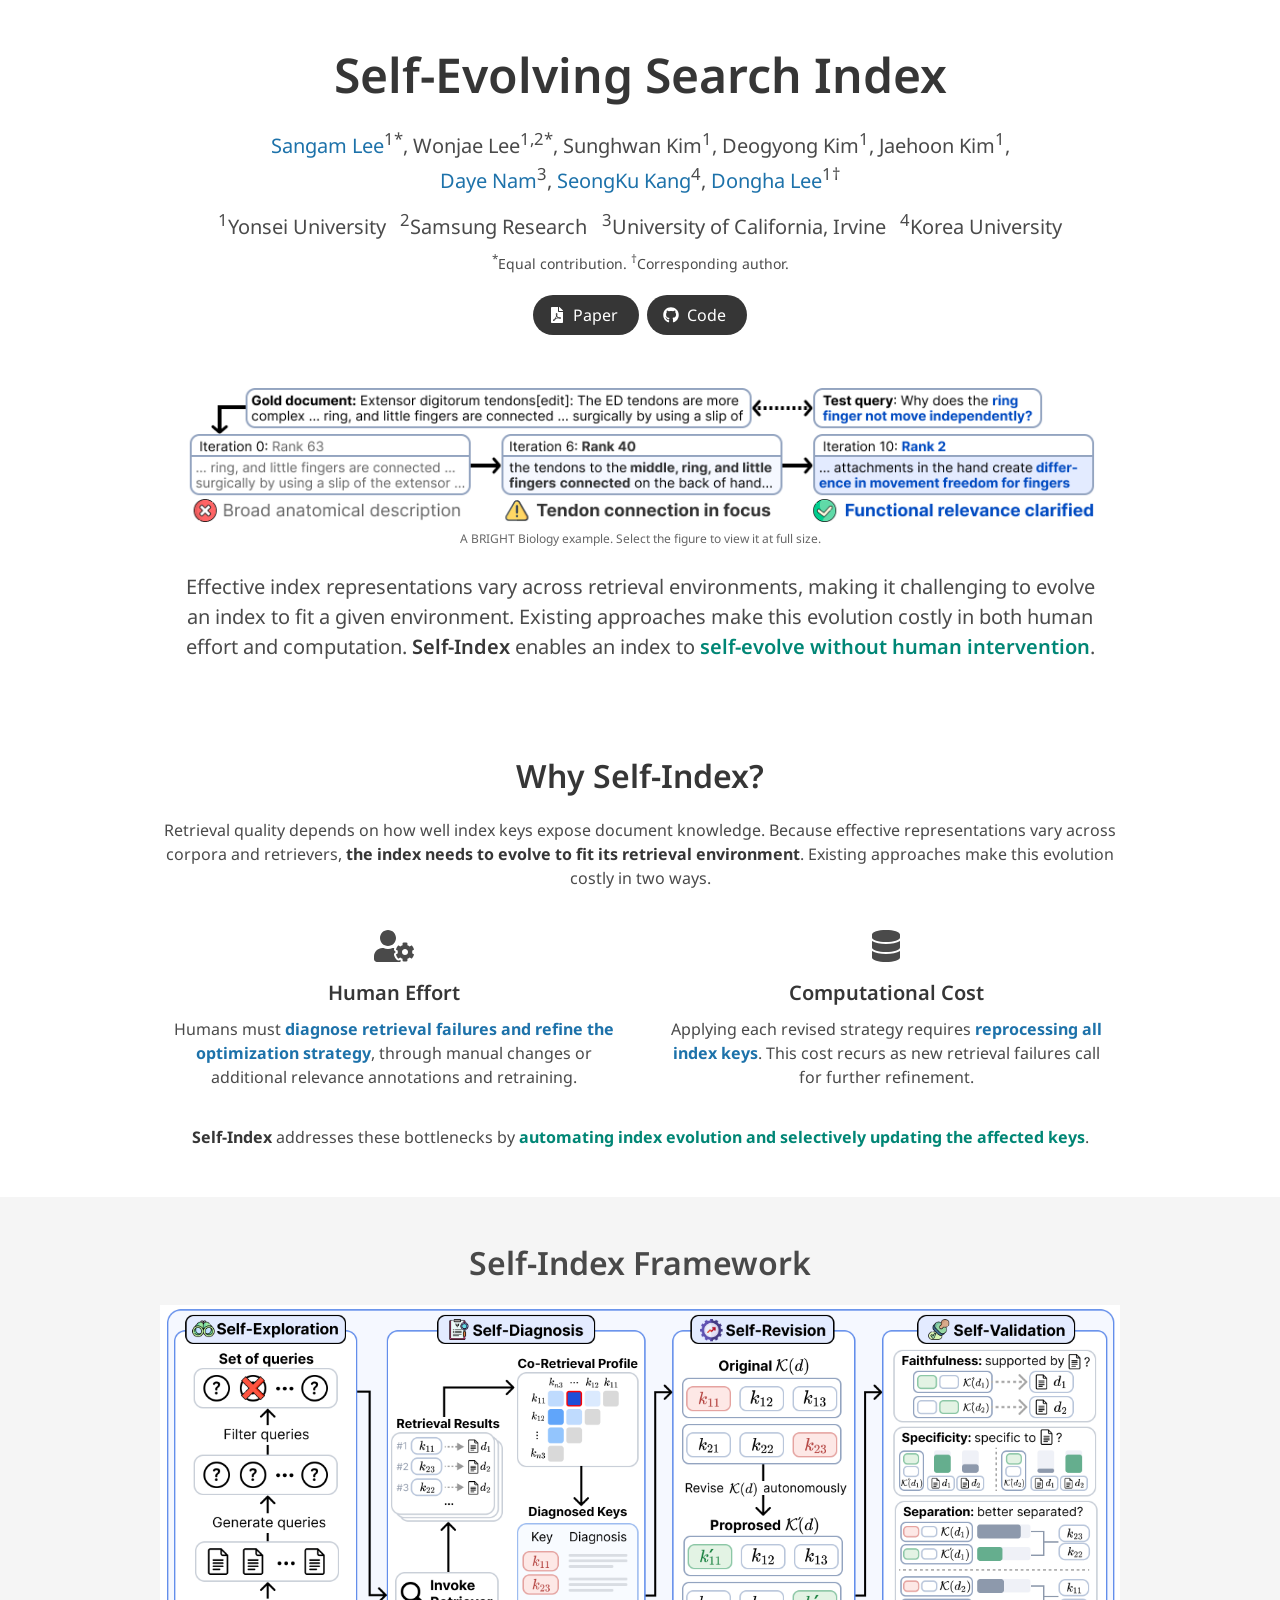
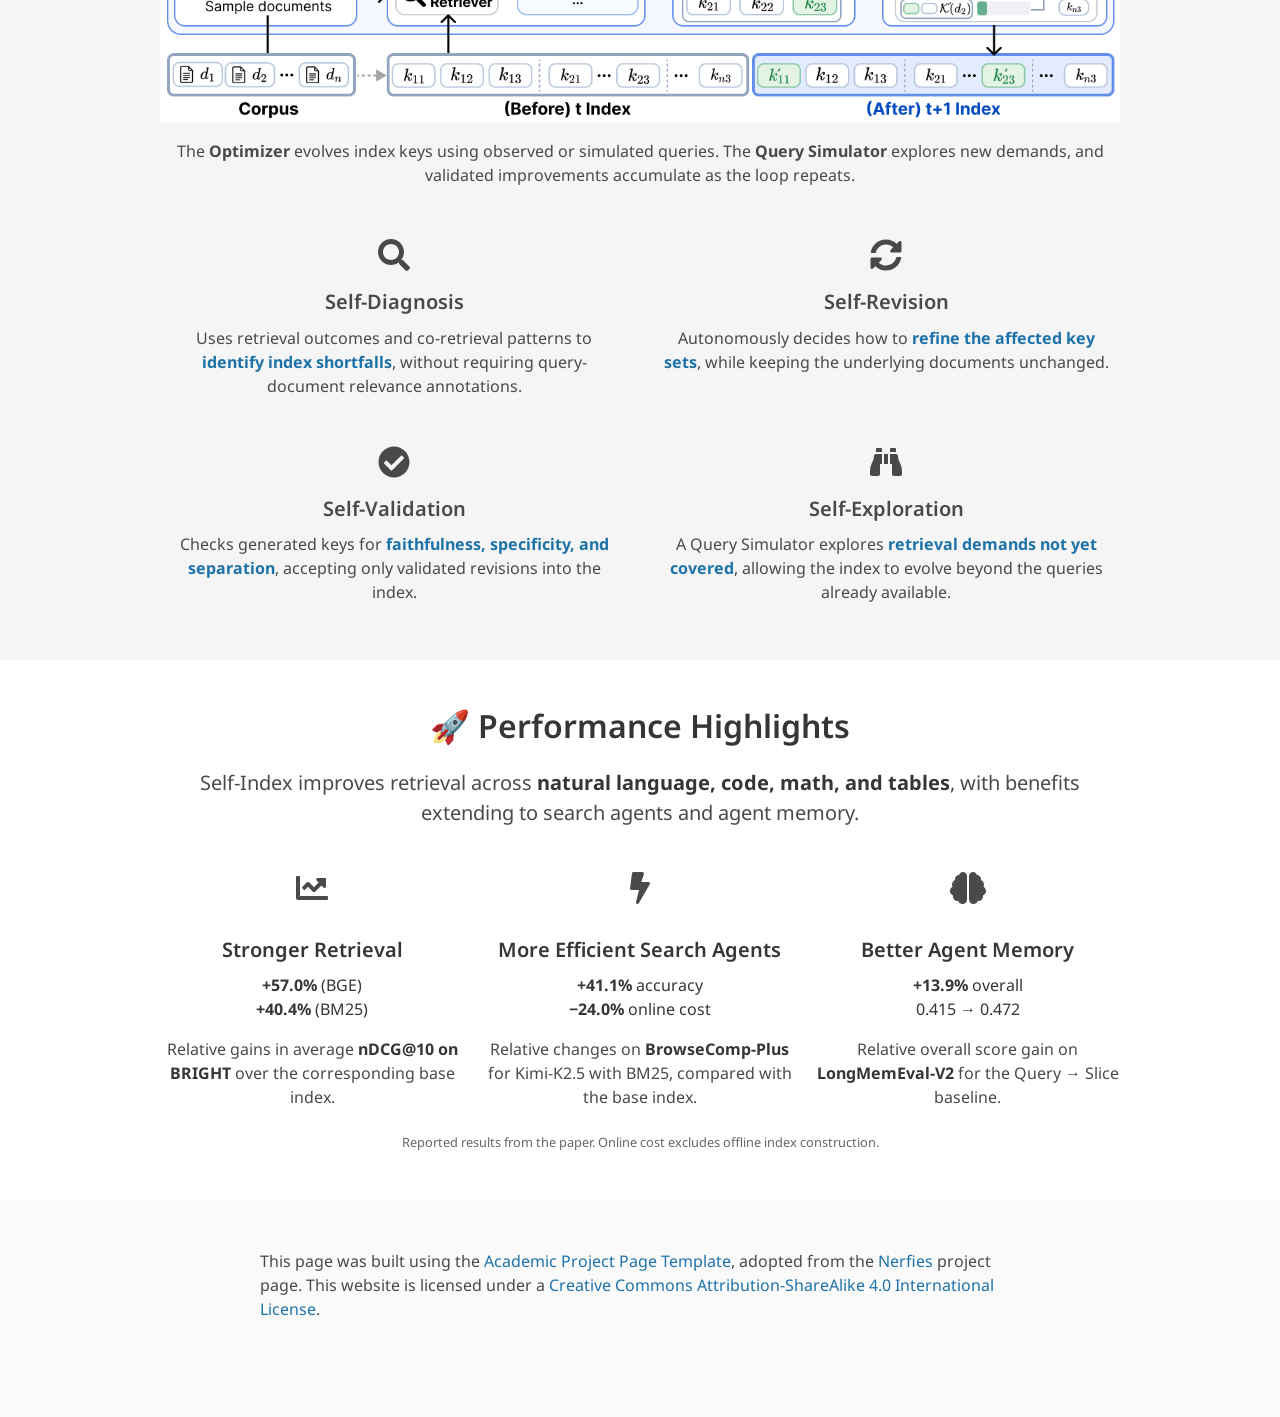
<file: Self-Index/index.html>
<!DOCTYPE html>
<html lang="en">
<head>
  <meta charset="utf-8">
  <meta name="viewport" content="width=device-width, initial-scale=1">
  <meta name="description" content="Self-Index enables a search index to self-evolve by autonomously diagnosing, revising, and validating its index keys across diverse retrieval demands.">
  <meta name="keywords" content="Self-Index, Self-Evolving Search Index, information retrieval, index optimization, search agents, agent memory">
  <meta property="og:type" content="website">
  <meta property="og:title" content="Self-Index: Self-Evolving Search Index">
  <meta property="og:description" content="An index that learns to expose document knowledge through self-exploration, self-diagnosis, self-revision, and self-validation.">
  <meta property="og:url" content="https://augustinlib.github.io/Self-Index/">
  <meta property="og:image" content="https://augustinlib.github.io/Self-Index/static/images/self_index_method.png">
  <meta property="og:image:width" content="2744">
  <meta property="og:image:height" content="1196">
  <meta property="og:image:alt" content="The Self-Index framework: explore retrieval demands, diagnose index shortfalls, revise keys, and validate updates.">
  <meta name="twitter:card" content="summary_large_image">
  <meta name="twitter:title" content="Self-Index: Self-Evolving Search Index">
  <meta name="twitter:description" content="A framework for autonomous search-index evolution across diverse retrieval environments.">
  <meta name="twitter:image" content="https://augustinlib.github.io/Self-Index/static/images/self_index_method.png">
  <title>Self-Index: Self-Evolving Search Index</title>
  <link rel="canonical" href="https://augustinlib.github.io/Self-Index/">
  <link rel="shortcut icon" type="image/x-icon" href="../images/favicon/favicon.ico">
  <link rel="preconnect" href="https://fonts.googleapis.com">
  <link rel="preconnect" href="https://fonts.gstatic.com" crossorigin>
  <link href="https://fonts.googleapis.com/css?family=Google+Sans|Noto+Sans|Castoro&amp;display=swap" rel="stylesheet">
  <link rel="stylesheet" href="static/css/bulma.min.css">
  <link rel="stylesheet" href="static/css/index.css">
  <script defer src="static/js/fontawesome.all.min.js"></script>
</head>
<body>
  <main id="main-content">
    <section class="hero" aria-labelledby="paper-title">
      <div class="hero-body">
        <div class="container is-max-desktop">
          <div class="columns is-centered">
            <div class="column has-text-centered">
              <h1 id="paper-title" class="title is-1 publication-title">Self-Evolving Search Index</h1>
              <div class="is-size-5 publication-authors">
                <span class="author-block"><a href="https://augustinlib.github.io/" target="_blank" rel="noopener noreferrer">Sangam Lee</a><sup>1*</sup>,</span>
                <span class="author-block">Wonjae Lee<sup>1,2*</sup>,</span>
                <span class="author-block">Sunghwan Kim<sup>1</sup>,</span>
                <span class="author-block">Deogyong Kim<sup>1</sup>,</span>
                <span class="author-block">Jaehoon Kim<sup>1</sup>,</span>
                <br class="author-break">
                <span class="author-block"><a href="https://dayenam.com/" target="_blank" rel="noopener noreferrer">Daye Nam</a><sup>3</sup>,</span>
                <span class="author-block"><a href="https://seongku-kang.github.io/" target="_blank" rel="noopener noreferrer">SeongKu Kang</a><sup>4</sup>,</span>
                <span class="author-block"><a href="https://donalee.github.io/" target="_blank" rel="noopener noreferrer">Dongha Lee</a><sup>1†</sup></span>
              </div>
              <div class="is-size-5 publication-authors affiliations">
                <span class="author-block"><sup>1</sup>Yonsei University</span>
                <span class="author-block"><sup>2</sup>Samsung Research</span>
                <span class="author-block"><sup>3</sup>University of California, Irvine</span>
                <span class="author-block"><sup>4</sup>Korea University</span>
              </div>
              <p class="contribution-note"><sup>*</sup>Equal contribution. <sup>†</sup>Corresponding author.</p>
              <div class="publication-links">
                <span class="link-block">
                  <a href="https://arxiv.org/abs/2609.19656" target="_blank" rel="noopener noreferrer" class="button is-normal is-rounded is-dark">
                    <span class="icon" aria-hidden="true"><i class="fas fa-file-pdf"></i></span>
                    <span>Paper</span>
                  </a>
                </span>
                <span class="link-block">
                  <a href="https://github.com/augustinLib/Self-Index" target="_blank" rel="noopener noreferrer" class="button is-normal is-rounded is-dark">
                    <span class="icon" aria-hidden="true"><i class="fab fa-github"></i></span>
                    <span>Code</span>
                  </a>
                </span>
              </div>
            </div>
          </div>
        </div>
      </div>
    </section>

    <section class="hero teaser" aria-label="Self-Index at a glance">
      <div class="container is-max-desktop">
        <div class="hero-body">
          <figure>
            <a class="figure-link" href="static/images/self_index_example.png" target="_blank" rel="noopener noreferrer" aria-label="Open the index evolution example at full size">
              <img src="static/images/self_index_example.png" width="1896" height="280" fetchpriority="high" alt="BRIGHT Biology example: for a query about independent ring-finger movement, a relevant document rises from rank 63 at iteration 0 to rank 40 at iteration 6 and rank 2 at iteration 10 as its index keys clarify the functional relevance of tendon connections.">
            </a>
            <figcaption class="figure-hint">A BRIGHT Biology example. Select the figure to view it at full size.</figcaption>
          </figure>
          <h2 class="subtitle has-text-centered">
            Effective index representations vary across retrieval environments, making it challenging to evolve an index to fit a given environment. Existing approaches make this evolution costly in both human effort and computation. <strong>Self-Index</strong> enables an index to <strong class="has-text-primary">self-evolve without human intervention</strong>.
          </h2>
        </div>
      </div>
    </section>

    <section class="section" aria-labelledby="why-title">
      <div class="container is-max-desktop">
        <h2 id="why-title" class="title is-3 has-text-centered">Why Self-Index?</h2>
        <!-- Background motivates index evolution; the two cards describe its recurring costs. -->
        <div class="content has-text-centered">
          <p>Retrieval quality depends on how well index keys expose document knowledge. Because effective representations vary across corpora and retrievers, <strong>the index needs to evolve to fit its retrieval environment</strong>. Existing approaches make this evolution costly in two ways.</p>
        </div>
        <div class="columns feature-grid">
          <div class="column is-half has-text-centered">
            <span class="icon is-large" aria-hidden="true"><i class="fas fa-user-cog fa-2x"></i></span>
            <h3 class="title is-5">Human Effort</h3>
            <p>Humans must <strong class="has-text-info">diagnose retrieval failures and refine the optimization strategy</strong>, through manual changes or additional relevance annotations and retraining.</p>
          </div>
          <div class="column is-half has-text-centered">
            <span class="icon is-large" aria-hidden="true"><i class="fas fa-database fa-2x"></i></span>
            <h3 class="title is-5">Computational Cost</h3>
            <p>Applying each revised strategy requires <strong class="has-text-info">reprocessing all index keys</strong>. This cost recurs as new retrieval failures call for further refinement.</p>
          </div>
        </div>
        <p class="has-text-centered mt-4"><strong>Self-Index</strong> addresses these bottlenecks by <strong class="has-text-primary">automating index evolution and selectively updating the affected keys</strong>.</p>
      </div>
    </section>

    <section class="section hero is-light" aria-labelledby="framework-title">
      <div class="container is-max-desktop">
        <h2 id="framework-title" class="title is-3 has-text-centered">Self-Index Framework</h2>
        <figure>
          <a class="figure-link" href="static/images/self_index_method.png" target="_blank" rel="noopener noreferrer" aria-label="Open the Self-Index framework diagram at full size">
            <img src="static/images/self_index_method.png" width="2744" height="1196" loading="lazy" alt="Self-Index loop: the Query Simulator samples documents, generates queries, and filters duplicates. The Optimizer retrieves index keys, diagnoses shortfalls using co-retrieval profiles, revises the affected key sets, and validates faithfulness, specificity, and separation before updating the index.">
          </a>
          <figcaption class="has-text-centered mt-4">
            The <strong>Optimizer</strong> evolves index keys using observed or simulated queries. The <strong>Query Simulator</strong> explores new demands, and validated improvements accumulate as the loop repeats.
          </figcaption>
        </figure>
        <div class="columns is-multiline feature-grid mt-5">
          <div class="column is-half has-text-centered">
            <span class="icon is-large" aria-hidden="true"><i class="fas fa-search fa-2x"></i></span>
            <h3 class="title is-5">Self-Diagnosis</h3>
            <p>Uses retrieval outcomes and co-retrieval patterns to <strong class="has-text-info">identify index shortfalls</strong>, without requiring query-document relevance annotations.</p>
          </div>
          <div class="column is-half has-text-centered">
            <span class="icon is-large" aria-hidden="true"><i class="fas fa-sync-alt fa-2x"></i></span>
            <h3 class="title is-5">Self-Revision</h3>
            <p>Autonomously decides how to <strong class="has-text-info">refine the affected key sets</strong>, while keeping the underlying documents unchanged.</p>
          </div>
          <div class="column is-half has-text-centered">
            <span class="icon is-large" aria-hidden="true"><i class="fas fa-check-circle fa-2x"></i></span>
            <h3 class="title is-5">Self-Validation</h3>
            <p>Checks generated keys for <strong class="has-text-info">faithfulness, specificity, and separation</strong>, accepting only validated revisions into the index.</p>
          </div>
          <div class="column is-half has-text-centered">
            <span class="icon is-large" aria-hidden="true"><i class="fas fa-binoculars fa-2x"></i></span>
            <h3 class="title is-5">Self-Exploration</h3>
            <p>A Query Simulator explores <strong class="has-text-info">retrieval demands not yet covered</strong>, allowing the index to evolve beyond the queries already available.</p>
          </div>
        </div>
      </div>
    </section>

    <section class="section" aria-labelledby="results-title">
      <div class="container is-max-desktop">
        <h2 id="results-title" class="title is-3 has-text-centered">🚀 Performance Highlights</h2>
        <div class="content has-text-centered">
          <p class="is-size-5">Self-Index improves retrieval across <strong>natural language, code, math, and tables</strong>, with benefits extending to search agents and agent memory.</p>
          <div class="columns is-centered mt-5 results-grid">
            <!-- Source: table/rq1-bright.tex, Final Avg. and relative delta. -->
            <div class="column is-one-third">
              <span class="icon is-large" aria-hidden="true"><i class="fas fa-chart-line fa-2x"></i></span>
              <h3 class="title is-5">Stronger Retrieval</h3>
              <p class="result-value">+57.0% <span>(BGE)</span><br>+40.4% <span>(BM25)</span></p>
              <p>Relative gains in average <strong>nDCG@10 on BRIGHT</strong> over the corresponding base index.</p>
            </div>
            <!-- Sources: table/rq2-bcp.tex and table/online-cost.tex, Kimi-K2.5 / BM25. -->
            <div class="column is-one-third">
              <span class="icon is-large" aria-hidden="true"><i class="fas fa-bolt fa-2x"></i></span>
              <h3 class="title is-5">More Efficient Search Agents</h3>
              <p class="result-value">+41.1% <span>accuracy</span><br>−24.0% <span>online cost</span></p>
              <p>Relative changes on <strong>BrowseComp-Plus</strong> for Kimi-K2.5 with BM25, compared with the base index.</p>
            </div>
            <!-- Source: table/rq3-mem.tex, Query -> Slice overall improvement. -->
            <div class="column is-one-third">
              <span class="icon is-large" aria-hidden="true"><i class="fas fa-brain fa-2x"></i></span>
              <h3 class="title is-5">Better Agent Memory</h3>
              <p class="result-value">+13.9% <span>overall</span><br><span>0.415 → 0.472</span></p>
              <p>Relative overall score gain on <strong>LongMemEval-V2</strong> for the Query → Slice baseline.</p>
            </div>
          </div>
          <p class="results-note">Reported results from the paper. Online cost excludes offline index construction.</p>
        </div>
      </div>
    </section>
  </main>

  <footer class="footer">
    <div class="container">
      <div class="columns is-centered">
        <div class="column is-8">
          <div class="content">
            <p>This page was built using the <a href="https://github.com/eliahuhorwitz/Academic-project-page-template" target="_blank" rel="noopener noreferrer">Academic Project Page Template</a>, adopted from the <a href="https://nerfies.github.io/" target="_blank" rel="noopener noreferrer">Nerfies</a> project page. This website is licensed under a <a href="https://creativecommons.org/licenses/by-sa/4.0/" target="_blank" rel="license noopener noreferrer">Creative Commons Attribution-ShareAlike 4.0 International License</a>.</p>
          </div>
        </div>
      </div>
    </div>
  </footer>
</body>
</html>
</file>
<file: Self-Index/static/css/index.css>
body {
  font-family: 'Noto Sans', sans-serif;
}

.publication-title,
.publication-authors,
.teaser {
  font-family: 'Google Sans', 'Noto Sans', sans-serif;
}

a,
.publication-authors a {
  color: #1d72aa;
}

.has-text-info {
  color: #1d72aa !important;
}

.has-text-primary {
  color: #008675 !important;
}

.publication-authors a:hover {
  text-decoration: underline;
}

.author-block {
  display: inline-block;
}

.affiliations {
  margin-top: 0.75rem;
}

.affiliations .author-block {
  margin-inline: 0.3rem;
}

.contribution-note {
  margin-top: 0.5rem;
  font-size: 0.875rem;
}

.publication-links {
  margin-top: 1rem;
}

.link-block a {
  margin: 5px 2px;
}

.teaser .hero-body {
  padding-top: 0;
  padding-bottom: 3rem;
}

.teaser .subtitle {
  margin-top: 1.5rem;
  line-height: 1.5;
}

.figure-link {
  display: block;
  border-radius: 3px;
  cursor: zoom-in;
}

.figure-link img {
  display: block;
  width: 100%;
  height: auto;
}

.figure-hint {
  margin-top: 0.5rem;
  color: #666;
  text-align: center;
  font-size: 0.75rem;
}

.feature-grid .title,
.results-grid .title {
  margin-top: 0.75rem;
  margin-bottom: 0.75rem;
}

.feature-grid .column {
  padding: 1.25rem;
}

.result-value {
  font-weight: 700;
  color: #363636;
}

.result-value span {
  font-weight: 400;
}

.results-note {
  font-size: 0.8rem;
  color: #666;
}

a:focus-visible {
  outline: 3px solid #3273dc;
  outline-offset: 4px;
}

@media screen and (max-width: 768px) {
  .publication-title.title {
    font-size: 2.25rem;
  }

  .publication-authors.is-size-5 {
    font-size: 1.0625rem !important;
    line-height: 1.8;
  }

  .author-break {
    display: none;
  }

  .teaser .hero-body {
    padding-inline: 1.5rem;
    padding-bottom: 1.5rem;
  }

  .teaser .subtitle {
    font-size: 1.0625rem;
  }

  .results-grid .column + .column {
    margin-top: 1rem;
  }
}
</file>
